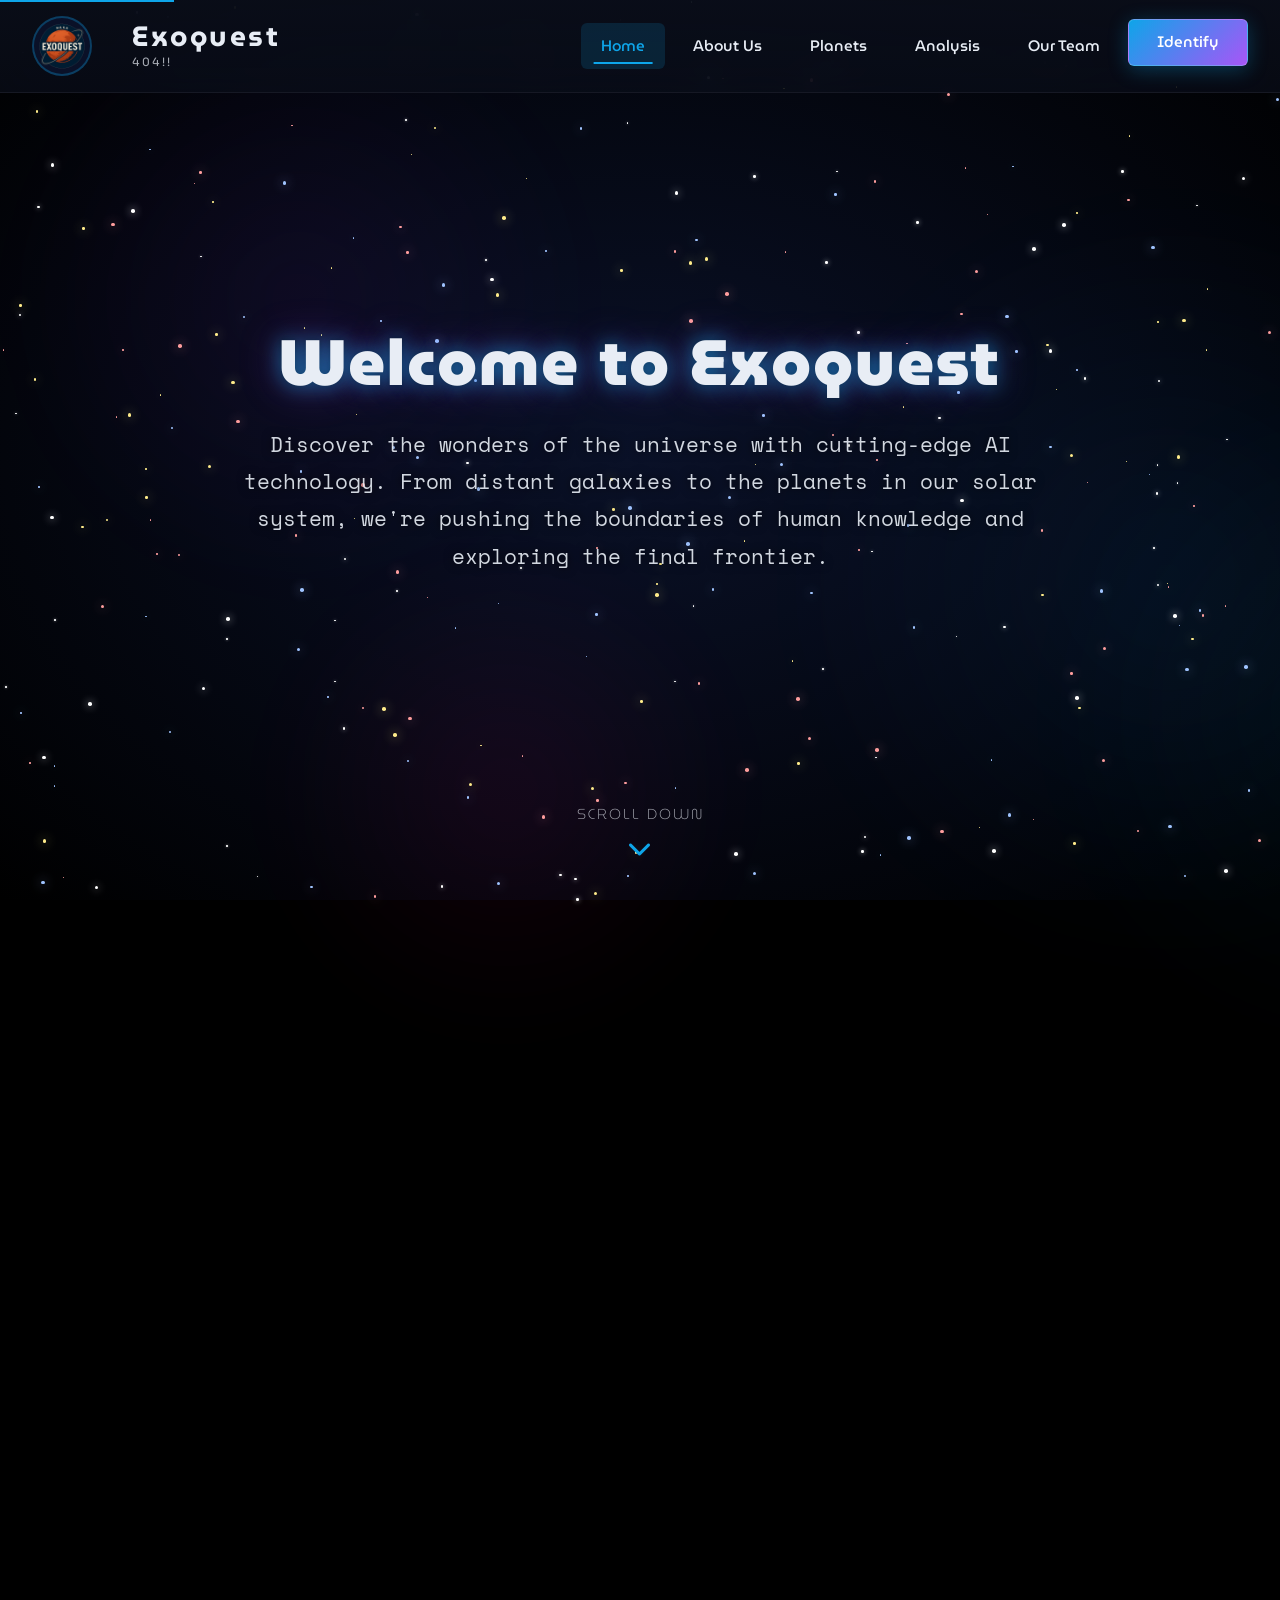
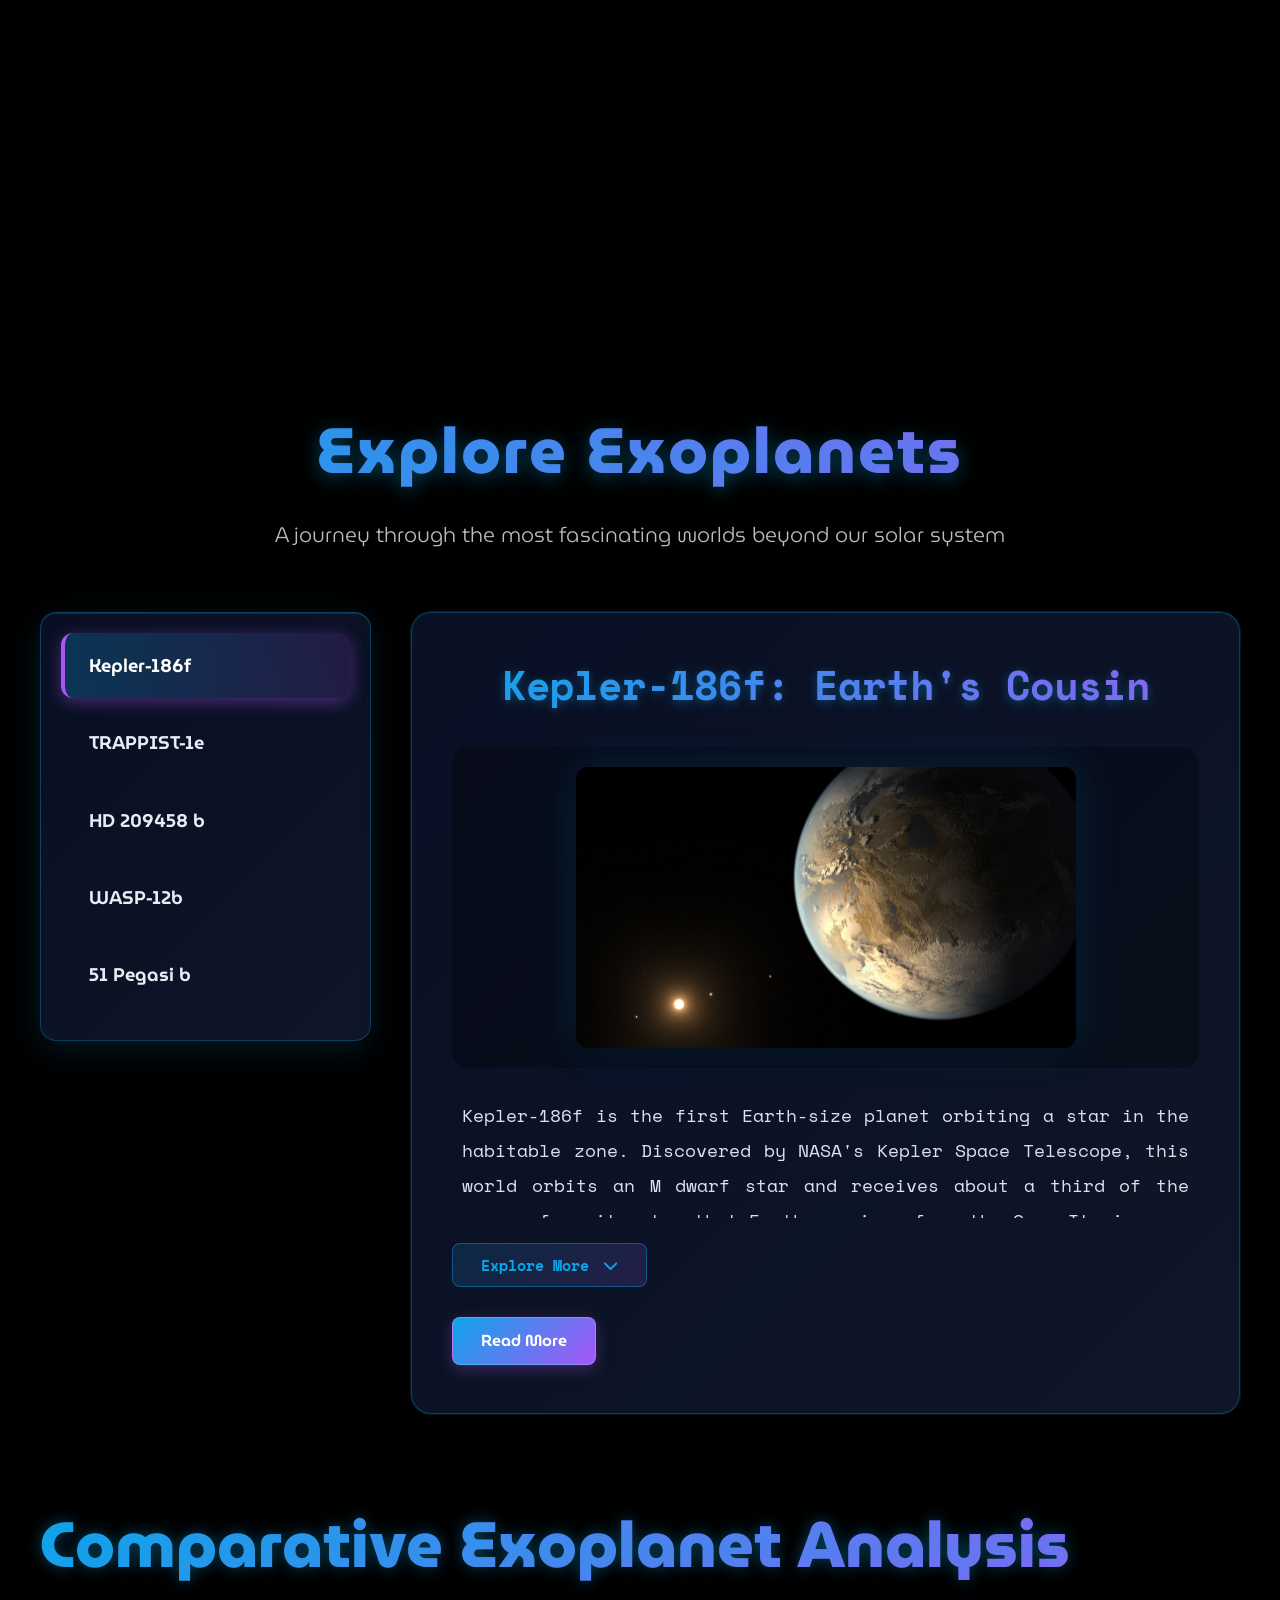
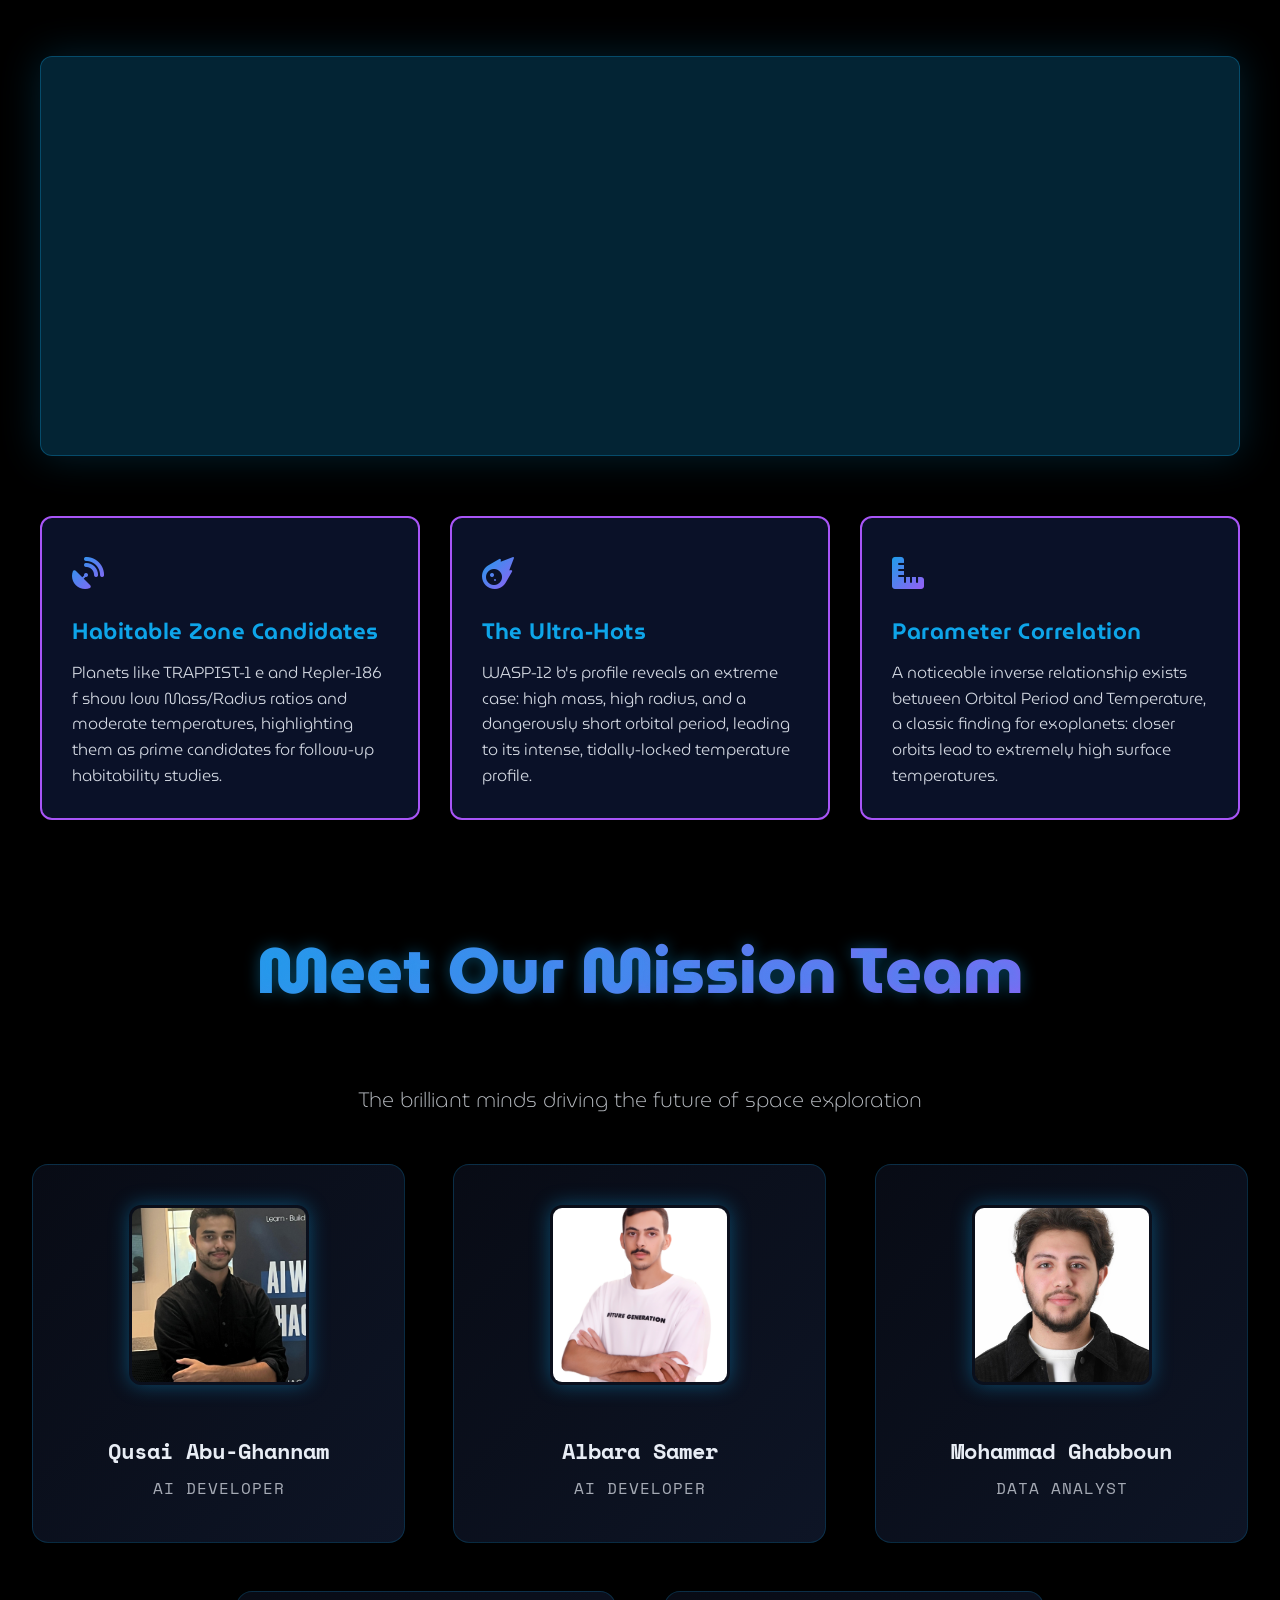
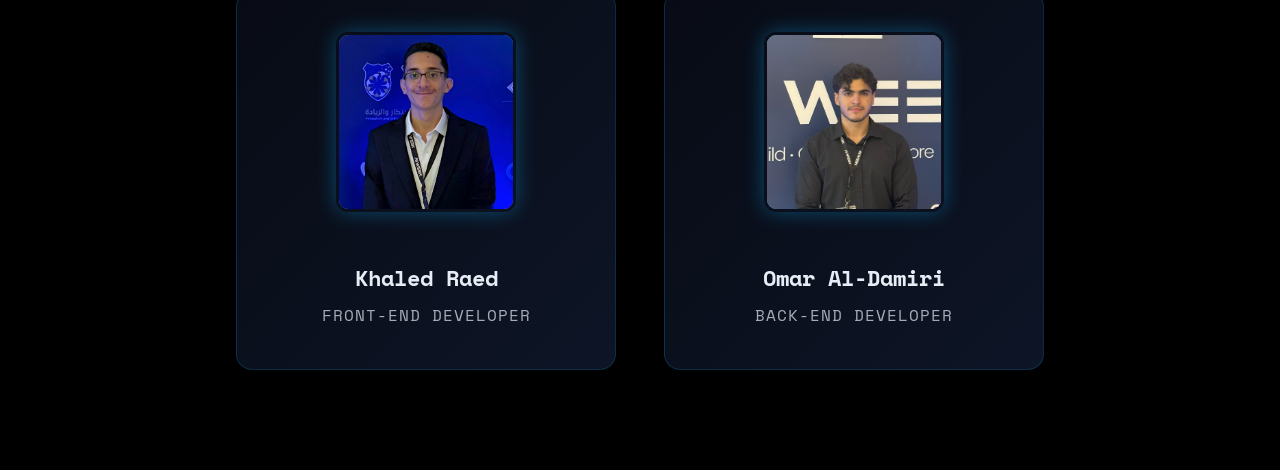
<file: index.html>
<!DOCTYPE html>
<html lang="en">

<head>
    <meta charset="UTF-8">
    <meta name="viewport" content="width=device-width, initial-scale=1.0">
    <meta name="description" content="Exoquest-404!! - Explore exoplanets and classify them using AI technology">
    <title>Exoquest-404!! - Explore the Universe</title>
    <link rel="icon" type="image/png" href="media/logo.png">

    <link rel="preconnect" href="https://fonts.googleapis.com">
    <link rel="preconnect" href="https://fonts.gstatic.com" crossorigin>
    <link
        href="https://fonts.googleapis.com/css2?family=MuseoModerno:ital,wght@0,100..900;1,100..900&family=Space+Mono:ital,wght@0,400;0,700;1,400;1,700&display=swap"
        rel="stylesheet">
    <link rel="stylesheet" href="https://cdnjs.cloudflare.com/ajax/libs/font-awesome/6.4.0/css/all.min.css">

    <link rel="stylesheet" href="Css/styles.css">
    <link rel="stylesheet" href="Css/header.css">
    <link rel="stylesheet" href="Css/home.css">
    <link rel="stylesheet" href="Css/about.css">
    <link rel="stylesheet" href="Css/planets.css">
    <link rel="stylesheet" href="Css/team.css">
    <link rel="stylesheet" href="Css/chart.css">
</head>

<body>
    <div class="loading-screen">
        <div class="loader"></div>
    </div>

    <div class="scroll-progress"></div>

    <a href="#main-content" class="skip-link">Skip to main content</a>

    <div class="stars-container" id="starsContainer">
        <div class="nebula"></div>
        <div class="nebula"></div>
        <div class="nebula"></div>
        <div class="nebula"></div>
    </div>

    <header id="mainHeader">
        <nav>
            <a href="#" class="logo" aria-label="Exoquest Home">
                <div class="logo-icon-container">
                    <img src="./media/logo.png" alt="Exoquest Logo Icon" class="logo-icon">
                </div>
                <svg class="logo-text-svg" viewBox="0 0 200 50" aria-hidden="true">
                    <text x="20" y="25" class="logo-title">Exoquest</text>
                    <text x="20" y="45" class="logo-subtitle">404!!</text>
                </svg>
            </a>

            <button class="menu-toggle" id="menuToggle" aria-label="Toggle navigation" aria-expanded="false">
                <span></span>
                <span></span>
                <span></span>
            </button>

            <ul class="nav-menu" id="navMenu">
                <li><a href="#home" class="active">Home</a></li>
                <li><a href="#about-us">About Us</a></li>
                <li><a href="#planets-section">Planets</a></li>
                <li><a href="#exploratory-analysis-section">Analysis</a></li>
                <li><a href="#team">Our Team</a></li>
                <li><a href="./html/Identify.html" class="cta-button">Identify</a></li>
            </ul>
        </nav>
    </header>



    <main id="main-content">
        <section id="home">
            <div class="demo-content">
                <h2>Welcome to Exoquest</h2>
                <p>
                    Discover the wonders of the universe with cutting-edge AI technology. From distant galaxies to the
                    planets in our solar system, we're pushing the boundaries of human knowledge and exploring the final
                    frontier.
                </p>
            </div>
            <div class="scroll-indicator">
                <span>Scroll Down</span>
                <i class="fas fa-chevron-down"></i>
            </div>
        </section>

        <section id="about-us">
            <div class="video-background" id="videoBackground">
                <video class="video-fullscreen desktop-video" autoplay loop muted playsinline preload="auto">
                    <source src="./media/mars.mp4" type="video/mp4">
                    Your browser does not support the video tag.
                </video>
                <video class="video-fullscreen mobile-video" autoplay loop muted playsinline preload="auto">
                    <source src="./media/mars.mp4" type="video/mp4">
                    Your browser does not support the video tag.
                </video>
            </div>

            <div class="content-overlay">
                <h2>About Us</h2>
                <p>
                    We are a team of Data Analysts, AI enthusiasts, and Web Developers from the University of Jordan,
                    brought together by our passion for discovery and technology. Our goal is to use machine learning
                    and AI to make sense of large astronomical datasets and solve the challenge of exoplanet
                    identification.
                </p>

                <div class="stats-container">
                    <div class="stat-card">
                        <div class="stat-number" data-target="9000">0</div>
                        <div class="stat-label">Exoplanets Analyzed</div>
                    </div>
                    <div class="stat-card">
                        <div class="stat-number" data-target="93.6">0</div>
                        <div class="stat-label">Accuracy Rate %</div>
                    </div>
                    <div class="stat-card">
                        <div class="stat-number" data-target="5">0</div>
                        <div class="stat-label">Team Members</div>
                    </div>
                </div>
            </div>
        </section>

        <section id="planets-section" class="planets-section">
            <h2 class="section-title">Explore Exoplanets</h2>
            <p class="section-subtitle">A journey through the most fascinating worlds beyond our solar system</p>

            <div class="planets-container">
                <div class="planet-list-column">
                    <ul id="planet-list">
                        <li class="planet-item active" data-planet="Kepler-186f">Kepler-186f</li>
                        <li class="planet-item" data-planet="TRAPPIST-1e">TRAPPIST-1e</li>
                        <li class="planet-item" data-planet="HD 209458 b">HD 209458 b</li>
                        <li class="planet-item" data-planet="WASP-12b">WASP-12b</li>
                        <li class="planet-item" data-planet="51 Pegasi b">51 Pegasi b</li>
                    </ul>
                </div>

                <div class="planet-details-column">
                    <div id="planet-details-card" class="planet-details-card">
                        <h3 id="planet-title">Select a Planet</h3>
                        <div class="planet-images">
                            <img id="image-primary" src="" alt="Primary image of selected planet" class="planet-image">
                        </div>
                        <p id="planet-description">Click on a planet name in the list to view its details, images, and a
                            short article.</p>
                        <a id="read-more-link" href="#" target="_blank" class="cta-button read-more-button"
                            style="display:none;">Read More</a>
                    </div>
                </div>
            </div>
        </section>

        <section id="exploratory-analysis-section" class="exploratory-analysis-section">
            <div class="container">
                <h2 class="section-title">Comparative Exoplanet Analysis</h2>
                <div class="visualization-area">
                    <canvas id="exoplanet-chart"></canvas>
                </div>

                <div class="analysis-grid">
                    <div class="analysis-card">
                        <div class="card-icon"><i class="fas fa-satellite-dish"></i></div>
                        <h4>Habitable Zone Candidates</h4>
                        <p>Planets like TRAPPIST-1 e and Kepler-186 f show low Mass/Radius ratios and moderate
                            temperatures, highlighting them as prime candidates for follow-up habitability studies.</p>
                    </div>
                    <div class="analysis-card">
                        <div class="card-icon"><i class="fas fa-meteor"></i></div>
                        <h4>The Ultra-Hots</h4>
                        <p>WASP-12 b's profile reveals an extreme case: high mass, high radius, and a dangerously short
                            orbital period, leading to its intense, tidally-locked temperature profile.</p>
                    </div>
                    <div class="analysis-card">
                        <div class="card-icon"><i class="fas fa-ruler-combined"></i></div>
                        <h4>Parameter Correlation</h4>
                        <p>A noticeable inverse relationship exists between Orbital Period and Temperature, a classic
                            finding for exoplanets: closer orbits lead to extremely high surface temperatures.</p>
                    </div>
                </div>
            </div>
        </section>

        <section id="team" class="team-section">
            <h2 class="section-title">Meet Our Mission Team</h2>
            <p class="section-subtitle">The brilliant minds driving the future of space exploration</p>
            <div class="team-grid">
                <div class="team-row">
                    <div class="team-member">
                        <img src="./media/Qusai Abu Ghannam.jpeg" alt="Qusai Abu-Ghannam" class="member-photo">
                        <h3>Qusai Abu-Ghannam</h3>
                        <p class="member-title">AI Developer</p>
                    </div>
                    <div class="team-member">
                        <img src="./media/ALBARA SAMER .JPG" alt="Albara Samer" class="member-photo">
                        <h3>Albara Samer</h3>
                        <p class="member-title">AI Developer</p>
                    </div>
                    <div class="team-member">
                        <img src="./media/Mohammad Ghabboun.jpg" alt="Mohammad Ghabboun" class="member-photo">
                        <h3>Mohammad Ghabboun</h3>
                        <p class="member-title">Data Analyst</p>
                    </div>
                </div>
                <div class="team-row-2">
                    <div class="team-member">
                        <img src="./media/khaled raed.jpg" alt="Khaled Raed" class="member-photo">
                        <h3>Khaled Raed</h3>
                        <p class="member-title">Front-End Developer</p>
                    </div>
                    <div class="team-member">
                        <img src="./media/Omar Aldamiri.jpg" alt="Omar Al-Damiri" class="member-photo">
                        <h3>Omar Al-Damiri</h3>
                        <p class="member-title">Back-End Developer</p>
                    </div>
                </div>
            </div>
        </section>
    </main>

    <script src="Js/main.js"></script>
    <script src="Js/header.js"></script>
    <script src="Js/about.js"></script>
    <script src="Js/planets.js"></script>
    <script src="Js/chart.js"></script>
</body>

</html>
</file>
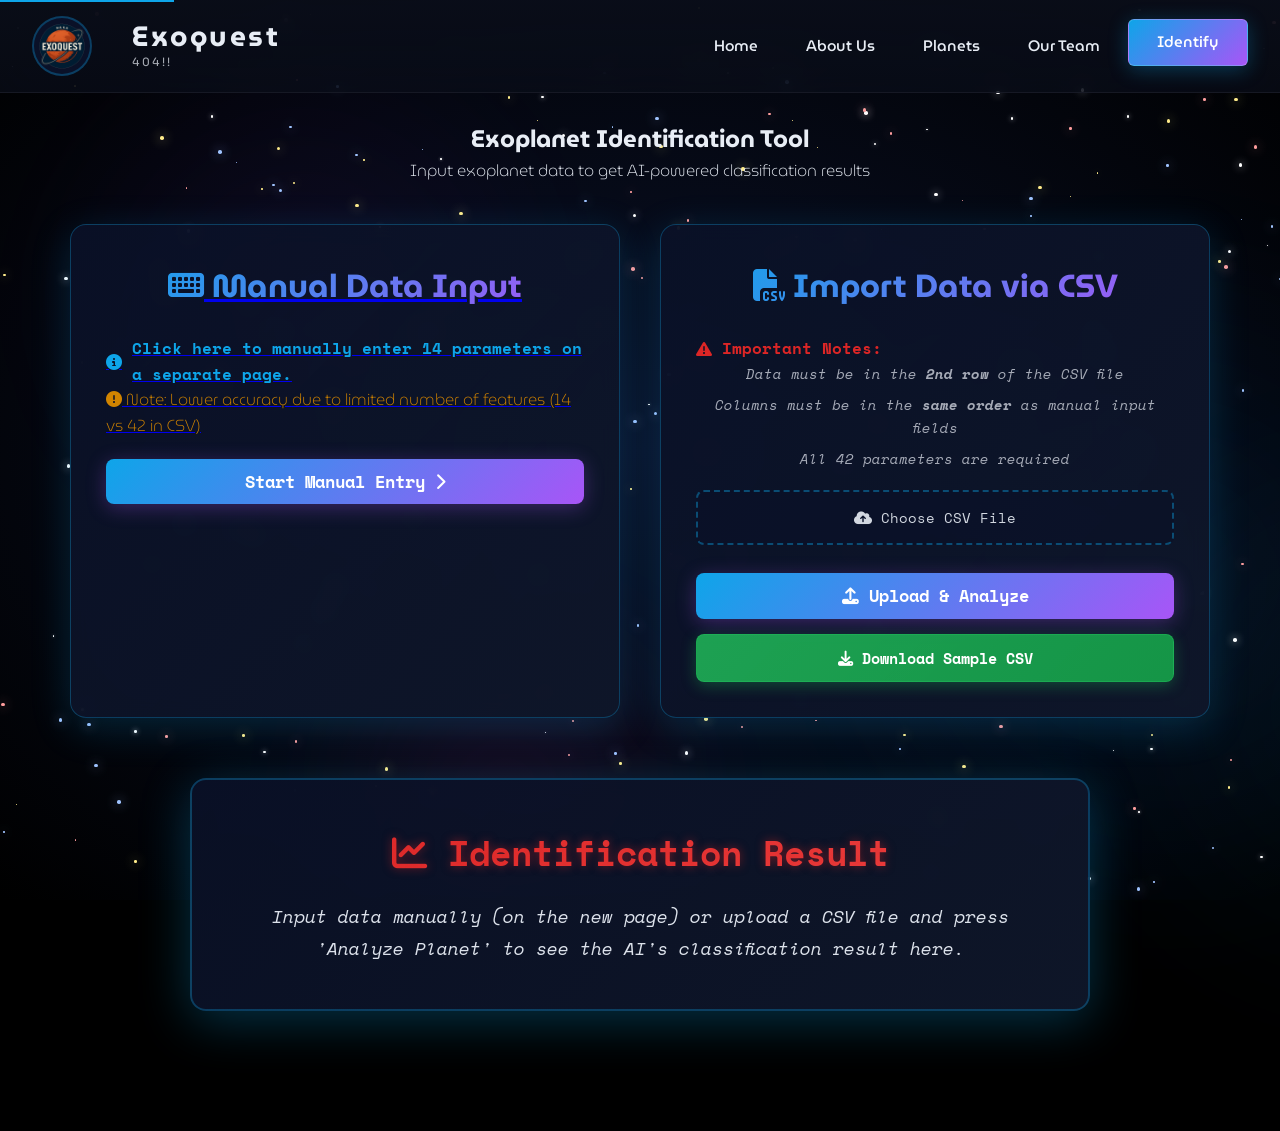
<file: html/Identify.html>
<!DOCTYPE html>
<html lang="en">

<head>
    <meta charset="UTF-8">
    <meta name="viewport" content="width=device-width, initial-scale=1.0">
    <meta name="description" content="Classify exoplanets using AI technology">
    <title>Exoquest-404!! - Identify Planet</title>
    <link rel="icon" type="image/png" href="../media/logo.png">


    <link rel="preconnect" href="https://fonts.googleapis.com">
    <link rel="preconnect" href="https://fonts.gstatic.com" crossorigin>
    <link
        href="https://fonts.googleapis.com/css2?family=MuseoModerno:ital,wght@0,100..900;1,100..900&family=Space+Mono:ital,wght@0,400;0,700;1,400;1,700&display=swap"
        rel="stylesheet">
    <link rel="stylesheet" href="https://cdnjs.cloudflare.com/ajax/libs/font-awesome/6.4.0/css/all.min.css">

    <link rel="stylesheet" href="../Css/styles.css">
    <link rel="stylesheet" href="../Css/header.css">
    <link rel="stylesheet" href="../Css/Identify.css">
</head>

<body>
    <div class="loading-screen">
        <div class="loader"></div>
    </div>

    <div class="scroll-progress"></div>

    <a href="#main-content" class="skip-link">Skip to main content</a>

    <div class="stars-container" id="starsContainer">
        <div class="nebula"></div>
        <div class="nebula"></div>
        <div class="nebula"></div>
        <div class="nebula"></div>
    </div>

    <header id="mainHeader">
        <nav>
            <a href="../index.html" class="logo" aria-label="Exoquest Home">
                <div class="logo-icon-container">
                    <img src="../media/logo.png" alt="Exoquest Logo Icon" class="logo-icon">
                </div>
                <svg class="logo-text-svg" viewBox="0 0 200 50" aria-hidden="true">
                    <text x="20" y="25" class="logo-title">Exoquest</text>
                    <text x="20" y="45" class="logo-subtitle">404!!</text>
                </svg>
            </a>

            <button class="menu-toggle" id="menuToggle" aria-label="Toggle navigation" aria-expanded="false">
                <span></span>
                <span></span>
                <span></span>
            </button>

            <ul class="nav-menu" id="navMenu">
                <li><a href="../index.html#home">Home</a></li>
                <li><a href="../index.html#about-us">About Us</a></li>
                <li><a href="../index.html#planets-section">Planets</a></li>
                <li><a href="../index.html#team">Our Team</a></li>
                <li><a href="identify.html" class="cta-button active">Identify</a></li>
            </ul>
        </nav>
    </header>

    <main id="main-content">
        <section id="identify" class="identify-section">
            <h2 class="section-title">Exoplanet Identification Tool</h2>
            <p class="section-subtitle">Input exoplanet data to get AI-powered classification results</p>

            <div class="identify-container">
                <a href="manual_input.html" class="identify-form-card manual-input-card card-link-style">
                    <h3><i class="fas fa-keyboard"></i> Manual Data Input</h3>
                    <p class="manual-notes">
                        <i class="fas fa-info-circle"></i> Click here to manually enter 14 parameters on a separate
                        page.
                    </p>
                    <p class=".accuracy-warning" style="color: #d18400 ;">
                        <i class="fas fa-exclamation-circle "></i> Note: Lower accuracy due to limited number of
                        features (14 vs 42 in CSV)
                    </p>
                    <button type="button" class="cta-button submit-button" style="width: 100%;">
                        Start Manual Entry <i class="fas fa-chevron-right ml-2"></i>
                    </button>
                </a>

                <div class="identify-form-card csv-input-card">
                    <h3><i class="fas fa-file-csv"></i> Import Data via CSV</h3>
                    <p class="csv-notes">
                        <i class="fas fa-exclamation-triangle"></i> Important Notes:
                    </p>
                    <ul class="csv-guidelines">
                        <li>Data must be in the <strong>2nd row</strong> of the CSV file</li>
                        <li>Columns must be in the <strong>same order</strong> as manual input fields</li>
                        <li>All 42 parameters are required</li>
                    </ul>
                    <form id="csvIdentifyForm" class="identify-form">
                        <div class="input-group file-upload-group">
                            <label for="csv-file" class="file-label">
                                <i class="fas fa-cloud-upload-alt"></i> Choose CSV File
                            </label>
                            <input type="file" id="csv-file" name="file" accept=".csv">
                        </div>
                        <button type="submit" class="cta-button submit-button">
                            <i class="fas fa-upload"></i> Upload & Analyze
                        </button>
                        <button type="button" class="download-sample-btn" id="downloadSampleBtn">
                            <i class="fas fa-download"></i> Download Sample CSV
                        </button>
                    </form>
                </div>
            </div>

            <div class="identification-output" id="identificationOutput">
                <h3 class="output-title">
                    <i class="fas fa-chart-line"></i> Identification Result
                </h3>
                <p id="result-text" class="initial-message">
                    Input data manually (on the new page) or upload a CSV file and press 'Analyze Planet' to see the
                    AI's classification result here.
                </p>
            </div>
        </section>
    </main>

    <script src="../Js/main.js"></script>
    <script src="../Js/header.js"></script>
    <script src="../Js/identify.js"></script>
</body>

</html>
</file>
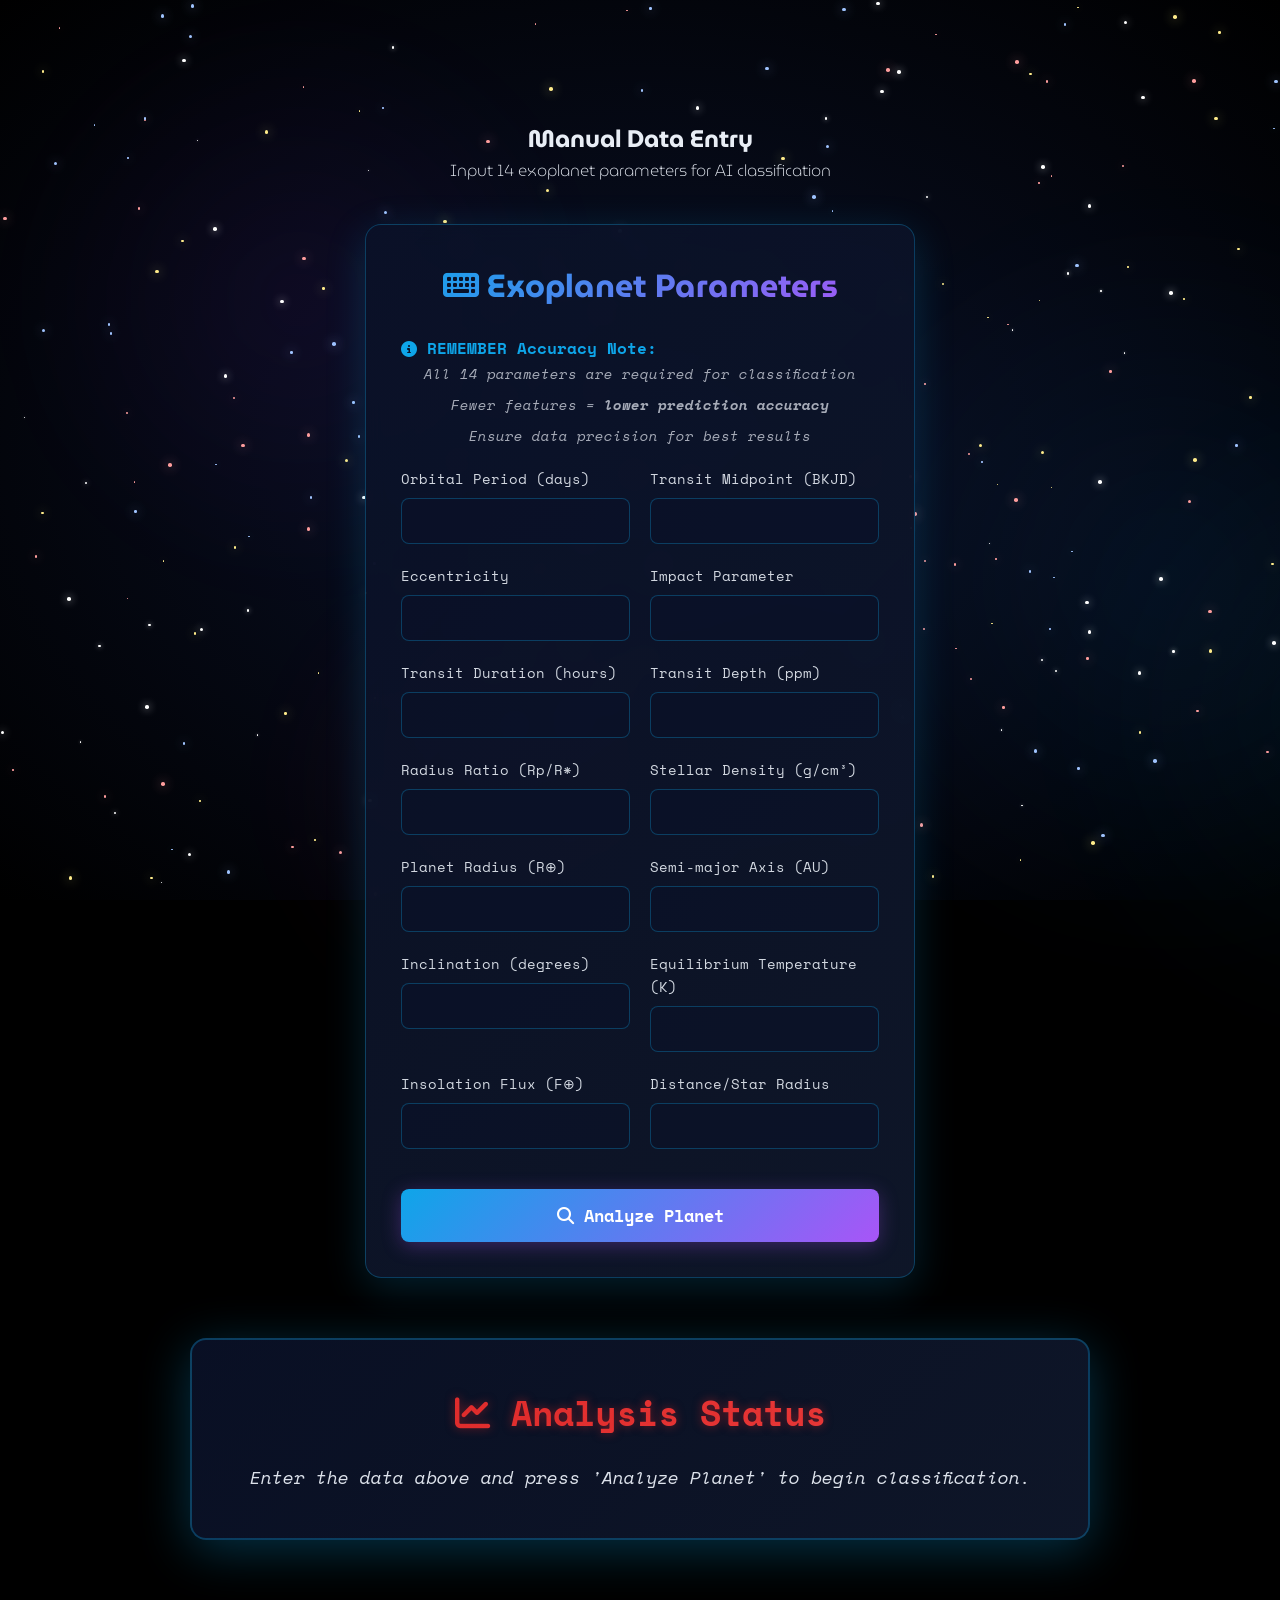
<file: html/manual_input.html>
<!DOCTYPE html>
<html lang="en">

<head>
    <meta charset="UTF-8">
    <meta name="viewport" content="width=device-width, initial-scale=1.0">
    <meta name="description" content="Classify exoplanets using AI technology">
    <title>Exoquest-404!! - Manual Data Input</title>
    <link rel="icon" type="image/png" href="../media/logo.png">

    <link rel="preconnect" href="https://fonts.googleapis.com">
    <link rel="preconnect" href="https://fonts.gstatic.com" crossorigin>
    <link
        href="https://fonts.googleapis.com/css2?family=MuseoModerno:ital,wght@0,100..900;1,100..900&family=Space+Mono:ital,wght@0,400;0,700;1,400;1,700&display=swap"
        rel="stylesheet">
    <link rel="stylesheet" href="https://cdnjs.cloudflare.com/ajax/libs/font-awesome/6.4.0/css/all.min.css">

    <link rel="stylesheet" href="../Css/styles.css">
    <link rel="stylesheet" href="../Css/Identify.css">
</head>

<body>
    <div class="stars-container" id="starsContainer">
        <div class="nebula"></div>
        <div class="nebula"></div>
        <div class="nebula"></div>
        <div class="nebula"></div>
    </div>

    <main id="main-content">
        <section id="manual-input" class="identify-section">
            <h2 class="section-title">Manual Data Entry</h2>
            <p class="section-subtitle">Input 14 exoplanet parameters for AI classification</p>

            <div class="identify-container single-card-container">
                <div class="identify-form-card manual-input-card large-manual-card">
                    <h3><i class="fas fa-keyboard"></i> Exoplanet Parameters</h3>
                    <p class="manual-notes">
                        <i class="fas fa-info-circle"></i>REMEMBER Accuracy Note:
                    </p>
                    <ul class="manual-guidelines">
                        <li>All 14 parameters are required for classification</li>
                        <li>Fewer features = <strong>lower prediction accuracy</strong></li>
                        <li>Ensure data precision for best results</li>
                    </ul>
                    <form id="manualIdentifyForm" class="identify-form">
                        <div class="input-grid">
                            <div class="input-group">
                                <label for="koi_period">Orbital Period (days)</label>
                                <input type="number" step="any" id="koi_period" name="koi_period" required>
                            </div>
                            <div class="input-group">
                                <label for="koi_time0bk">Transit Midpoint (BKJD)</label>
                                <input type="number" step="any" id="koi_time0bk" name="koi_time0bk" required>
                            </div>
                            <div class="input-group">
                                <label for="koi_eccen">Eccentricity</label>
                                <input type="number" step="any" id="koi_eccen" name="koi_eccen" required>
                            </div>
                            <div class="input-group">
                                <label for="koi_impact">Impact Parameter</label>
                                <input type="number" step="any" id="koi_impact" name="koi_impact" required>
                            </div>
                            <div class="input-group">
                                <label for="koi_duration">Transit Duration (hours)</label>
                                <input type="number" step="any" id="koi_duration" name="koi_duration" required>
                            </div>
                            <div class="input-group">
                                <label for="koi_depth">Transit Depth (ppm)</label>
                                <input type="number" step="any" id="koi_depth" name="koi_depth" required>
                            </div>
                            <div class="input-group">
                                <label for="koi_ror">Radius Ratio (Rp/R*)</label>
                                <input type="number" step="any" id="koi_ror" name="koi_ror" required>
                            </div>
                            <div class="input-group">
                                <label for="koi_srho">Stellar Density (g/cm³)</label>
                                <input type="number" step="any" id="koi_srho" name="koi_srho" required>
                            </div>
                            <div class="input-group">
                                <label for="koi_prad">Planet Radius (R⊕)</label>
                                <input type="number" step="any" id="koi_prad" name="koi_prad" required>
                            </div>
                            <div class="input-group">
                                <label for="koi_sma">Semi-major Axis (AU)</label>
                                <input type="number" step="any" id="koi_sma" name="koi_sma" required>
                            </div>
                            <div class="input-group">
                                <label for="koi_incl">Inclination (degrees)</label>
                                <input type="number" step="any" id="koi_incl" name="koi_incl" required>
                            </div>
                            <div class="input-group">
                                <label for="koi_teq">Equilibrium Temperature (K)</label>
                                <input type="number" step="any" id="koi_teq" name="koi_teq" required>
                            </div>
                            <div class="input-group">
                                <label for="koi_insol">Insolation Flux (F⊕)</label>
                                <input type="number" step="any" id="koi_insol" name="koi_insol" required>
                            </div>
                            <div class="input-group">
                                <label for="koi_dor">Distance/Star Radius</label>
                                <input type="number" step="any" id="koi_dor" name="koi_dor" required>
                            </div>
                        </div>
                        <button type="submit" class="cta-button submit-button">
                            <i class="fas fa-search"></i> Analyze Planet
                        </button>
                    </form>
                </div>
            </div>

            <div class="identification-output" id="identificationOutput">
                <h3 class="output-title">
                    <i class="fas fa-chart-line"></i> Analysis Status
                </h3>
                <p id="result-text" class="initial-message">
                    Enter the data above and press 'Analyze Planet' to begin classification.
                </p>
            </div>

        </section>
    </main>

    <script src="../Js/main.js"></script>
    <script src="../Js/manual_script.js"></script>
</body>

</html>
</file>
<file: Css/styles.css>
:root {
    --color-dark-space: #000000;
    --color-navy: #0a1128;
    --color-light-text: #e8edf5;
    --color-accent-blue: #0ea5e9;
    --color-accent-purple: #a855f7;
    --color-accent-red: #dc2626;
    --gradient-cta: linear-gradient(135deg, #0ea5e9 0%, #a855f7 100%);
    --gradient-header: linear-gradient(180deg, rgba(10, 14, 26, 0.9) 0%, rgba(10, 14, 26, 0.7) 100%);
    --shadow-primary: rgba(14, 165, 233, 0.25);
    --shadow-hover: rgba(14, 165, 233, 0.5);
    --transition-speed: 0.3s;
}

* {
    margin: 0;
    padding: 0;
    box-sizing: border-box;
}

html {
    scroll-behavior: smooth;
}

body {
    font-family: "MuseoModerno", sans-serif;
    font-optical-sizing: auto;
    font-weight: 200;
    font-style: normal;
    background: var(--color-dark-space);
    color: var(--color-light-text);
    overflow-x: hidden;
    line-height: 1.6;
}

.stars-container {
    position: fixed;
    top: 0;
    left: 0;
    width: 100%;
    height: 100%;
    pointer-events: none;
    z-index: 0;
    background: radial-gradient(ellipse at center, 
        rgba(10, 17, 40, 1) 0%, 
        rgba(0, 0, 0, 1) 100%);
    transition: opacity 1s ease;
}

.star {
    position: absolute;
    background: #ffffff;
    border-radius: 50%;
    animation: twinkle var(--duration) infinite ease-in-out;
}

.star.small {
    width: 1.5px;
    height: 1.5px;
    box-shadow: 0 0 3px rgba(255, 255, 255, 0.6);
}

.star.medium {
    width: 2.5px;
    height: 2.5px;
    box-shadow: 0 0 5px rgba(255, 255, 255, 0.8);
}

.star.large {
    width: 3.5px;
    height: 3.5px;
    box-shadow: 0 0 8px rgba(255, 255, 255, 1);
}

.star.blue {
    background: #a0c4ff;
    box-shadow: 0 0 12px #a0c4ff;
}

.star.yellow {
    background: #ffec8b;
    box-shadow: 0 0 12px #ffec8b;
}

.star.red {
    background: #ff9e9e;
    box-shadow: 0 0 12px #ff9e9e;
}

@keyframes twinkle {
    0%, 100% {
        opacity: 0.3;
        transform: scale(1);
    }
    50% {
        opacity: 1;
        transform: scale(1.3);
    }
}

.meteor {
    position: absolute;
    height: 2px;
    background: linear-gradient(90deg, #ffffff, rgba(255, 255, 255, 0.8), transparent);
    border-radius: 50%;
    filter: drop-shadow(0 0 8px rgba(255, 255, 255, 1));
    animation: meteor-fall var(--duration) linear forwards;
    opacity: 0;
    z-index: 1;
}

@keyframes meteor-fall {
    0% {
        transform: translateX(0) translateY(0) rotate(-45deg);
        opacity: 0;
    }
    10% {
        opacity: 1;
    }
    100% {
        transform: translateX(-800px) translateY(800px) rotate(-45deg);
        opacity: 0;
    }
}

.nebula {
    position: absolute;
    width: 600px;
    height: 600px;
    border-radius: 50%;
    background: radial-gradient(circle, rgba(138, 43, 226, 0.15) 0%, rgba(138, 43, 226, 0.08) 30%, transparent 70%);
    filter: blur(40px);
    animation: float 60s infinite ease-in-out;
    opacity: 0.5;
}

.nebula:nth-child(2) {
    background: radial-gradient(circle, rgba(30, 144, 255, 0.15) 0%, rgba(30, 144, 255, 0.08) 30%, transparent 70%);
    width: 800px;
    height: 800px;
    animation-duration: 80s;
    animation-delay: -20s;
    top: 20%;
    left: 60%;
}

.nebula:nth-child(3) {
    background: radial-gradient(circle, rgba(255, 20, 147, 0.15) 0%, rgba(255, 20, 147, 0.08) 30%, transparent 70%);
    width: 500px;
    height: 500px;
    animation-duration: 70s;
    animation-delay: -40s;
    top: 60%;
    left: 20%;
}

.nebula:nth-child(4) {
    background: radial-gradient(circle, rgba(14, 165, 233, 0.12) 0%, rgba(14, 165, 233, 0.06) 30%, transparent 70%);
    width: 700px;
    height: 700px;
    animation-duration: 90s;
    animation-delay: -60s;
    top: 40%;
    left: 80%;
}

@keyframes float {
    0%, 100% {
        transform: translate(0, 0) scale(1);
    }
    33% {
        transform: translate(30px, -30px) scale(1.1);
    }
    66% {
        transform: translate(-20px, 20px) scale(0.9);
    }
}

.skip-link {
    position: absolute;
    top: -40px;
    left: 0;
    background: var(--color-accent-blue);
    color: white;
    padding: 8px;
    z-index: 10000;
    transition: top 0.3s ease;
}

.skip-link:focus {
    top: 0;
}

.scroll-progress {
    position: fixed;
    top: 0;
    left: 0;
    width: 0%;
    height: 3px;
    background: linear-gradient(90deg, #0ea5e9, #a855f7);
    z-index: 10001;
    transition: width 0.1s ease;
}

.loading-screen {
    position: fixed;
    top: 0;
    left: 0;
    width: 100%;
    height: 100%;
    background: #000;
    display: flex;
    align-items: center;
    justify-content: center;
    z-index: 10002;
    transition: opacity 0.5s ease, visibility 0.5s ease;
}

.loading-screen.hidden {
    opacity: 0;
    visibility: hidden;
}

.loader {
    width: 60px;
    height: 60px;
    border: 4px solid rgba(14, 165, 233, 0.2);
    border-top-color: #0ea5e9;
    border-radius: 50%;
    animation: spin 1s linear infinite;
}

@keyframes spin {
    to { transform: rotate(360deg); }
}
</file>
<file: Css/header.css>
header {
    position: fixed;
    top: 0;
    left: 0;
    right: 0;
    z-index: 1000;
    background: var(--gradient-header);
    backdrop-filter: blur(15px);
    border-bottom: 1px solid rgba(255, 255, 255, 0.05);
    transition: all 0.4s cubic-bezier(0.4, 0, 0.2, 1);
    animation: slideDown 0.5s ease-out;
}

@keyframes slideDown {
    from {
        transform: translateY(-100%);
        opacity: 0;
    }

    to {
        transform: translateY(0);
        opacity: 1;
    }
}

header.scrolled {
    background: rgba(5, 7, 20, 0.98);
    backdrop-filter: blur(24px);
    border-bottom: 1px solid rgba(14, 165, 233, 0.2);
    box-shadow: 0 8px 32px rgba(0, 0, 0, 0.4);
}

nav {
    max-width: 1400px;
    margin: 0 auto;
    padding: 1rem 2rem;
    display: flex;
    justify-content: space-between;
    align-items: center;
}

.logo {
    display: flex;
    align-items: center;
    gap: 1.25rem;
    text-decoration: none;
    transition: transform 0.3s ease;
    animation: fadeIn 0.6s ease-out 0.2s both;
    z-index: 1002;
}

@keyframes fadeIn {
    from {
        opacity: 0;
        transform: translateX(-20px);
    }

    to {
        opacity: 1;
        transform: translateX(0);
    }
}

.logo:hover {
    transform: scale(1.05);
}

.logo-icon-container {
    width: 60px;
    height: 60px;
    border-radius: 50%;
    border: 2px solid rgba(14, 165, 233, 0.3);
    background: var(--color-navy);
    display: flex;
    align-items: center;
    justify-content: center;
    transition: all 0.3s ease;
    overflow: hidden;
    position: relative;
}

.logo:hover .logo-icon-container {
    border-color: var(--color-accent-blue);
    box-shadow: 0 0 20px rgba(14, 165, 233, 0.4);
    transform: rotate(360deg) scale(1.1);
}

.logo-icon-container img {
    width: 100%;
    height: 100%;
    object-fit: cover;
    border-radius: 50%;
}

.logo-text-svg {
    height: 50px;
    width: auto;
    overflow: visible;
}

.logo-title {
    fill: var(--color-light-text);
    font-size: 28px;
    font-weight: 700;
    letter-spacing: 2.5px;
    font-family: "MuseoModerno", sans-serif;
    transition: fill 0.3s ease;
}

.logo:hover .logo-title {
    fill: var(--color-accent-blue);
}

.logo-subtitle {
    fill: rgba(232, 237, 245, 0.7);
    font-size: 12px;
    font-weight: 400;
    letter-spacing: 2px;
    text-transform: uppercase;
    font-family: "MuseoModerno", sans-serif;
}

.nav-menu {
    display: flex;
    gap: 0.5rem;
    list-style: none;
    align-items: center;
}

.nav-menu li {
    animation: fadeInUp 0.5s ease-out both;
}

.nav-menu li:nth-child(1) {
    animation-delay: 0.4s;
}

.nav-menu li:nth-child(2) {
    animation-delay: 0.5s;
}

.nav-menu li:nth-child(3) {
    animation-delay: 0.6s;
}

.nav-menu li:nth-child(4) {
    animation-delay: 0.7s;
}

.nav-menu li:nth-child(5) {
    animation-delay: 0.8s;
}

@keyframes fadeInUp {
    from {
        opacity: 0;
        transform: translateY(20px);
    }

    to {
        opacity: 1;
        transform: translateY(0);
    }
}

.nav-menu li a {
    color: var(--color-light-text);
    text-decoration: none;
    font-size: 0.95rem;
    font-weight: 500;
    padding: 0.65rem 1.25rem;
    border-radius: 6px;
    transition: all 0.3s ease;
    position: relative;
    display: inline-block;
}

.nav-menu li a::before {
    content: '';
    position: absolute;
    bottom: 5px;
    left: 50%;
    width: 0;
    height: 2px;
    background: var(--color-accent-blue);
    transform: translateX(-50%);
    transition: width 0.3s ease;
}

.nav-menu li a:hover {
    color: var(--color-accent-blue);
    background: rgba(14, 165, 233, 0.1);
    transform: translateY(-2px);
}

.nav-menu li a:hover::before {
    width: 70%;
}

.nav-menu li a.active {
    color: var(--color-accent-blue);
    background: rgba(14, 165, 233, 0.15);
}

.nav-menu li a.active::before {
    width: 70%;
}

.cta-button {
    background: var(--gradient-cta) !important;
    color: white !important;
    padding: 0.65rem 1.75rem !important;
    border-radius: 6px;
    font-weight: 600;
    box-shadow: 0 4px 20px rgba(14, 165, 233, 0.3);
    transition: all 0.3s ease;
    position: relative;
    overflow: hidden;
    border: 1px solid rgba(255, 255, 255, 0.2);
}

.cta-button::before {
    content: '';
    position: absolute;
    top: 0;
    left: -100%;
    width: 100%;
    height: 100%;
    background: linear-gradient(90deg, transparent, rgba(255, 255, 255, 0.3), transparent);
    transition: left 0.5s ease;
}

.cta-button:hover::before {
    left: 100%;
}

.cta-button:hover {
    transform: translateY(-3px) scale(1.05) !important;
    box-shadow: 0 8px 30px rgba(168, 85, 247, 0.5) !important;
}

.menu-toggle {
    display: none;
    flex-direction: column;
    gap: 6px;
    background: none;
    border: none;
    cursor: pointer;
    padding: 8px;
    z-index: 1002;
    position: relative;
}

.menu-toggle span {
    width: 28px;
    height: 2.5px;
    background: var(--color-light-text);
    border-radius: 2px;
    transition: all 0.3s ease;
}

.menu-toggle:hover span,
.menu-toggle.active span {
    background: var(--color-accent-blue);
}

.menu-toggle.active span:nth-child(1) {
    transform: translateY(8.5px) rotate(45deg);
}

.menu-toggle.active span:nth-child(2) {
    opacity: 0;
}

.menu-toggle.active span:nth-child(3) {
    transform: translateY(-8.5px) rotate(-45deg);
}

@media (max-width: 768px) {
    nav {
        padding: 1rem 1.5rem;
    }

    .menu-toggle {
        display: flex;
        align-items: center;
        justify-content: center;
    }

    .nav-menu {
        position: fixed;
        top: 0;
        left: 0;
        right: 0;
        height: 100vh;
        flex-direction: column;
        background: rgba(0, 0, 0, 0.98);
        backdrop-filter: blur(20px);
        padding: 0;
        gap: 0.5rem;
        justify-content: center;
        align-items: center;
        transform: translateX(100%);
        opacity: 0;
        visibility: hidden;
        pointer-events: none;
        transition: transform 0.4s cubic-bezier(0.645, 0.045, 0.355, 1),
            opacity 0.4s ease,
            visibility 0.4s;
        z-index: 1001;
    }

    .nav-menu.active {
        transform: translateX(0);
        opacity: 1;
        visibility: visible;
        pointer-events: auto;
    }

    .nav-menu li {
        width: auto;
        text-align: center;
        opacity: 0;
        transform: translateY(20px);
        animation: none;
    }

    .nav-menu.active li {
        opacity: 1;
        transform: translateY(0);
        animation: slideInMenu 0.4s ease-out forwards;
    }

    .nav-menu.active li:nth-child(1) {
        animation-delay: 0.1s;
    }

    .nav-menu.active li:nth-child(2) {
        animation-delay: 0.2s;
    }

    .nav-menu.active li:nth-child(3) {
        animation-delay: 0.3s;
    }

    .nav-menu.active li:nth-child(4) {
        animation-delay: 0.4s;
    }

    .nav-menu.active li:nth-child(5) {
        animation-delay: 0.5s;
    }

    @keyframes slideInMenu {
        from {
            opacity: 0;
            transform: translateY(20px);
        }

        to {
            opacity: 1;
            transform: translateY(0);
        }
    }

    .nav-menu li a {
        display: block;
        text-align: center;
        padding: 1.5rem 3rem;
        font-size: 1.5rem;
        border-bottom: none;
    }

    .nav-menu li a::before {
        display: none;
    }

    .cta-button {
        margin-top: 1rem;
        border: 2px solid var(--color-accent-blue) !important;
        transform: none !important;
    }

    .cta-button:hover {
        transform: scale(1.05) !important;
    }

    .logo-icon-container {
        width: 50px;
        height: 50px;
    }

    .logo-text-svg {
        height: 35px;
    }
}

@media (max-width: 480px) {
    nav {
        padding: 0.75rem 1rem;
    }

    .logo-icon-container {
        width: 45px;
        height: 45px;
    }

    .logo-text-svg {
        height: 30px;
    }

    .nav-menu li a {
        font-size: 1.25rem;
        padding: 1.25rem 2rem;
    }
}
</file>
<file: Css/home.css>
#home {
    position: relative;
    height: 100vh;
    overflow: hidden;
    display: flex;
    align-items: center;
    justify-content: center;
    text-align: center;
}

#home .video-background {
    position: fixed;
    top: 0;
    left: 0;
    background-color: #000000;
    width: 100vw;
    height: 100vh;
    overflow: hidden;
    z-index: -1;
}

#home .video-fullscreen {
    position: absolute;
    top: 0;
    left: 0;
    width: 100vw;
    height: 100vh;
    object-fit: cover;
    filter: brightness(30%) blur(3px);
    transition: transform 6s ease;
    will-change: transform;
}

#home .demo-content {
    position: relative;
    z-index: 10;
    padding: 2rem;
    max-width: 900px;
    margin: 0 auto;
    animation: fadeInScale 1s ease-out;
}

@keyframes fadeInScale {
    from {
        opacity: 0;
        transform: scale(0.95) translateY(20px);
    }
    to {
        opacity: 1;
        transform: scale(1) translateY(0);
    }
}

#home .demo-content h2 {
    font-size: 4rem;
    font-weight: 900;
    color: var(--color-light-text);
    margin-bottom: 1.5rem;
    text-shadow: 0 0 20px rgba(14, 165, 233, 0.6), 
                 0 0 40px rgba(168, 85, 247, 0.4),
                 0 0 5px rgba(0, 0, 0, 0.8);
    letter-spacing: 2px;
    line-height: 1.2;
}

#home .demo-content p {
    font-family: "Space Mono", monospace;
    font-weight: 400;
    font-style: normal;
    font-size: 1.3rem;
    text-align: center;
    color: rgba(232, 237, 245, 0.9);
    line-height: 1.8;
    margin-top: 1rem;
    text-shadow: 0 0 10px rgba(0, 0, 0, 0.8);
}

.scroll-indicator {
    position: absolute;
    bottom: 40px;
    left: 50%;
    transform: translateX(-50%);
    display: flex;
    flex-direction: column;
    align-items: center;
    gap: 10px;
    animation: bounce 2s infinite;
    cursor: pointer;
    z-index: 10;
}

.scroll-indicator span {
    font-size: 0.9rem;
    color: rgba(232, 237, 245, 0.7);
    letter-spacing: 2px;
    text-transform: uppercase;
}

.scroll-indicator i {
    font-size: 1.5rem;
    color: var(--color-accent-blue);
}

@keyframes bounce {
    0%, 20%, 50%, 80%, 100% {
        transform: translateX(-50%) translateY(0);
    }
    40% {
        transform: translateX(-50%) translateY(-10px);
    }
    60% {
        transform: translateX(-50%) translateY(-5px);
    }
}

.mission-banner {
    position: fixed;
    top: 80px;
    right: 20px;
    background: linear-gradient(135deg, rgba(14, 165, 233, 0.9), rgba(168, 85, 247, 0.9));
    color: white;
    padding: 0.75rem 1.5rem;
    border-radius: 50px;
    font-size: 0.85rem;
    font-weight: 600;
    box-shadow: 0 4px 20px rgba(14, 165, 233, 0.3);
    z-index: 999;
    animation: slideInRight 0.8s ease-out 1s both;
    display: flex;
    align-items: center;
    gap: 10px;
}

.mission-banner i {
    animation: pulse 2s ease-in-out infinite;
}

@keyframes slideInRight {
    from {
        transform: translateX(300px);
        opacity: 0;
    }
    to {
        transform: translateX(0);
        opacity: 1;
    }
}

@keyframes pulse {
    0%, 100% {
        transform: scale(1);
    }
    50% {
        transform: scale(1.2);
    }
}

@media (max-width: 768px) {
    #home {
        min-height: 100vh;
        padding: 80px 0 40px;
    }

    #home .demo-content {
        padding: 2rem 1.5rem;
        margin: 0;
        max-width: 100%;
    }

    #home .demo-content h2 {
        font-size: 2.5rem;
        margin-bottom: 1.5rem;
        line-height: 1.2;
    }

    #home .demo-content p {
        font-size: 1.1rem;
        line-height: 1.6;
        text-align: center;
    }

    .mission-banner {
        font-size: 0.75rem;
        padding: 0.5rem 1rem;
        top: 70px;
        right: 10px;
    }

    .scroll-indicator {
        bottom: 20px;
    }
}

@media (max-width: 480px) {
    #home .demo-content h2 {
        font-size: 2rem;
    }

    #home .demo-content p {
        font-size: 1rem;
    }
}
</file>
<file: Css/about.css>
#about-us {
    position: relative;
    overflow: hidden;
    display: flex;
    align-items: center;
    justify-content: center;
    min-height: 100vh;
    padding: 120px 20px 80px;
    margin-bottom: 0;
}

#about-us .video-background {
    position: absolute;
    top: 0;
    left: 0;
    width: 100%;
    height: 100%;
    overflow: hidden;
    z-index: 1;
    background-color: #000000;
    opacity: 0;
    transition: opacity 1.5s ease-in-out;
    pointer-events: none;
}

#about-us .video-background.visible {
    opacity: 1;
}

#about-us .video-fullscreen {
    position: absolute;
    top: 0;
    left: 0;
    width: 100%;
    height: 100%;
    object-fit: cover;
    filter: brightness(60%) blur(2px);
    transition: transform 6s ease;
}

#about-us .mobile-video {
    display: none;
}

#about-us .content-overlay {
    position: relative;
    z-index: 10;
    text-align: center;
    padding: 3rem;
    max-width: 1200px;
    margin: 0 auto;
    transform: translateY(20px);
    opacity: 0;
    transition: all 0.8s ease;
}

#about-us.visible .content-overlay {
    transform: translateY(0);
    opacity: 1;
}

#about-us h2 {
    font-size: 4rem;
    font-weight: 800;
    color: var(--color-light-text);
    margin-bottom: 2rem;
    text-shadow: 0 4px 20px rgba(168, 85, 247, 0.5),
        0 0 40px rgba(14, 165, 233, 0.3);
    letter-spacing: 2px;
    background: linear-gradient(135deg, #0ea5e9, #a855f7);
    -webkit-background-clip: text;
    -webkit-text-fill-color: transparent;
    background-clip: text;
}

#about-us p {
    font-family: "Space Mono", monospace;
    font-weight: 400;
    font-style: normal;
    font-size: 1.3rem;
    text-align: center;
    color: rgba(232, 237, 245, 0.95);
    line-height: 2;
    max-width: 900px;
    margin: 0 auto;
    text-shadow: 0 0 10px rgba(0, 0, 0, 0.8), 0 2px 10px rgba(0, 0, 0, 0.5);
}

.stats-container {
    display: grid;
    grid-template-columns: repeat(auto-fit, minmax(200px, 1fr));
    gap: 30px;
    max-width: 1000px;
    margin: 50px auto 0;
    padding: 0 20px;
}

.stat-card {
    background: rgba(10, 17, 40, 0.7);
    border: 1px solid rgba(14, 165, 233, 0.3);
    border-radius: 16px;
    padding: 30px 20px;
    text-align: center;
    backdrop-filter: blur(10px);
    transition: all 0.3s ease;
    animation: fadeInUp 0.8s ease-out both;
}

.stat-card:hover {
    transform: translateY(-10px);
    box-shadow: 0 10px 30px rgba(14, 165, 233, 0.4);
    border-color: var(--color-accent-blue);
}

.stat-number {
    font-size: 3rem;
    font-weight: 800;
    background: linear-gradient(135deg, #0ea5e9, #a855f7);
    -webkit-background-clip: text;
    -webkit-text-fill-color: transparent;
    background-clip: text;
    margin-bottom: 10px;
}

.stat-label {
    font-size: 0.95rem;
    color: rgba(232, 237, 245, 0.8);
    text-transform: uppercase;
    letter-spacing: 1px;
}

@media (max-width: 768px) {
    #about-us {
        min-height: 100vh;
        padding: 80px 0 40px;
    }

    #about-us .content-overlay {
        padding: 2rem 1.5rem;
    }

    #about-us h2 {
        font-size: 2.5rem;
        margin-bottom: 1.5rem;
        line-height: 1.2;
    }

    #about-us p {
        font-size: 1.1rem;
        line-height: 1.8;
    }

    #about-us .desktop-video {
        display: none;
    }

    #about-us .mobile-video {
        display: block;
    }

    .stats-container {
        grid-template-columns: 1fr;
        gap: 20px;
        margin-top: 30px;
    }

    .stat-number {
        font-size: 2.5rem;
    }
}

@media (max-width: 480px) {
    #about-us h2 {
        font-size: 2rem;
    }

    #about-us p {
        font-size: 1rem;
    }

    .stat-number {
        font-size: 2rem;
    }
}
</file>
<file: Css/planets.css>
.planets-section {
    padding: 120px 20px 80px;
    min-height: 100vh;
    text-align: center;
    position: relative;
    z-index: 10;
    background: transparent;
    margin-top: 80px;
    transition: all 0.6s ease-in-out;
}

.planets-section .section-title {
    font-size: 4rem;
    font-weight: 800;
    color: var(--color-light-text);
    margin-bottom: 1rem;
    text-shadow: 0 4px 20px rgba(14, 165, 233, 0.4);
    letter-spacing: 2px;
    background: linear-gradient(135deg, #0ea5e9, #a855f7);
    -webkit-background-clip: text;
    -webkit-text-fill-color: transparent;
    background-clip: text;
}

.planets-section .section-subtitle {
    font-size: 1.3rem;
    color: rgba(232, 237, 245, 0.8);
    margin-bottom: 60px;
    font-weight: 300;
}

.planets-container {
    display: flex;
    gap: 40px;
    max-width: 1400px;
    margin: 0 auto;
    text-align: left;
    padding: 0 20px;
}

.planet-list-column {
    flex: 1;
    min-width: 280px;
    max-width: 350px;
}

#planet-list {
    list-style: none;
    padding: 0;
    margin: 0;
    background: linear-gradient(135deg,
            rgba(10, 17, 40, 0.85) 0%,
            rgba(15, 23, 42, 0.95) 100%);
    border-radius: 16px;
    padding: 20px;
    border: 1px solid rgba(14, 165, 233, 0.3);
    box-shadow: 0 8px 32px rgba(14, 165, 233, 0.15),
        inset 0 1px 0 rgba(255, 255, 255, 0.1);
    backdrop-filter: blur(10px);
    position: sticky;
    top: 100px;
    max-height: calc(100vh - 140px);
    overflow-y: auto;
}

#planet-list::-webkit-scrollbar {
    width: 6px;
}

#planet-list::-webkit-scrollbar-track {
    background: rgba(0, 0, 0, 0.2);
    border-radius: 10px;
}

#planet-list::-webkit-scrollbar-thumb {
    background: var(--color-accent-blue);
    border-radius: 10px;
}

.planet-item {
    padding: 18px 24px;
    margin-bottom: 12px;
    cursor: pointer;
    font-size: 1.15em;
    font-weight: 600;
    border-radius: 12px;
    transition: all 0.3s cubic-bezier(0.4, 0, 0.2, 1);
    border-left: 4px solid transparent;
    color: var(--color-light-text);
    position: relative;
    overflow: hidden;
}

.planet-item::before {
    content: '';
    position: absolute;
    top: 0;
    left: 0;
    width: 0;
    height: 100%;
    background: linear-gradient(90deg,
            rgba(14, 165, 233, 0.15) 0%,
            rgba(168, 85, 247, 0.1) 100%);
    transition: width 0.3s ease;
    z-index: -1;
}

.planet-item:hover::before {
    width: 100%;
}

.planet-item:hover {
    background-color: rgba(14, 165, 233, 0.1);
    transform: translateX(8px) scale(1.02);
    color: var(--color-accent-blue);
    border-left-color: var(--color-accent-blue);
    box-shadow: 0 4px 12px rgba(14, 165, 233, 0.3);
}

.planet-item.active {
    background: linear-gradient(90deg,
            rgba(14, 165, 233, 0.25) 0%,
            rgba(168, 85, 247, 0.15) 100%);
    border-left-color: var(--color-accent-purple);
    color: white;
    box-shadow: 0 4px 16px rgba(168, 85, 247, 0.4);
}

.planet-details-column {
    flex: 2.5;
}

.planet-details-card {
    background: linear-gradient(135deg,
            rgba(10, 17, 40, 0.9) 0%,
            rgba(15, 23, 42, 0.95) 100%);
    border-radius: 20px;
    padding: 40px;
    box-shadow: 0 10px 40px rgba(0, 0, 0, 0.5),
        0 0 0 1px rgba(14, 165, 233, 0.2);
    border: 1px solid rgba(14, 165, 233, 0.3);
    transition: opacity 0.4s ease-in-out, transform 0.4s ease-in-out;
    backdrop-filter: blur(10px);
}

.planet-details-card h3 {
    color: var(--color-accent-blue);
    margin-bottom: 30px;
    font-size: 2.5em;
    text-align: center;
    text-shadow: 0 2px 10px rgba(14, 165, 233, 0.4);
    font-family: "Space Mono", monospace;
    font-weight: 700;
    background: linear-gradient(135deg, #0ea5e9, #a855f7);
    -webkit-background-clip: text;
    -webkit-text-fill-color: transparent;
    background-clip: text;
}

.planet-images {
    display: flex;
    justify-content: center;
    margin-bottom: 30px;
    padding: 20px;
    background: rgba(0, 0, 0, 0.3);
    border-radius: 16px;
}

.planet-image {
    width: 100%;
    max-width: 500px;
    height: auto;
    border-radius: 12px;
    object-fit: cover;
    box-shadow: 0 8px 24px rgba(0, 0, 0, 0.4),
        0 0 40px rgba(14, 165, 233, 0.2);
    opacity: 0;
    transition: opacity 0.5s ease-in-out, transform 0.5s ease-in-out;
    transform: scale(0.95);
}

.planet-image.loaded {
    opacity: 1;
    transform: scale(1);
}

.planet-details-card p {
    font-family: "Space Mono", monospace;
    font-size: 1.15em;
    color: rgba(232, 237, 245, 0.95);
    margin-bottom: 25px;
    line-height: 1.9;
    text-align: justify;
    padding: 0 10px;
    position: relative;
    overflow: hidden;
    transition: max-height 0.5s ease;
}

.planet-details-card p.truncated {
    max-height: 120px;
}

.planet-details-card p.expanded {
    max-height: 1000px;
}

.explore-more-btn {
    display: block;
    margin-top: 15px;
    margin-bottom: 10px;
    padding: 10px 28px;
    background: linear-gradient(135deg, rgba(14, 165, 233, 0.15), rgba(168, 85, 247, 0.15));
    color: var(--color-accent-blue);
    border: 1px solid rgba(14, 165, 233, 0.4);
    border-radius: 8px;
    font-size: 0.95em;
    font-weight: 600;
    cursor: pointer;
    transition: all 0.3s ease;
    font-family: "Space Mono", monospace;
    backdrop-filter: blur(5px);
    width: fit-content;
}

.explore-more-btn:hover {
    background: linear-gradient(135deg, rgba(14, 165, 233, 0.25), rgba(168, 85, 247, 0.25));
    transform: translateY(-2px);
    box-shadow: 0 4px 12px rgba(14, 165, 233, 0.4);
    border-color: var(--color-accent-blue);
}

.explore-more-btn i {
    margin-left: 5px;
    transition: transform 0.3s ease;
}

.explore-more-btn.expanded i {
    transform: rotate(180deg);
}

.read-more-button {
    display: inline-block !important;
    margin-top: 20px;
    padding: 14px 36px;
    background: var(--gradient-cta);
    color: white;
    text-decoration: none;
    border-radius: 8px;
    font-weight: 600;
    transition: all 0.3s ease;
    box-shadow: 0 4px 15px rgba(168, 85, 247, 0.3);
    position: relative;
    overflow: hidden;
}

.read-more-button::before {
    content: '';
    position: absolute;
    top: 0;
    left: -100%;
    width: 100%;
    height: 100%;
    background: linear-gradient(90deg, transparent, rgba(255, 255, 255, 0.3), transparent);
    transition: left 0.5s ease;
}

.read-more-button:hover::before {
    left: 100%;
}

.read-more-button:hover {
    transform: translateY(-3px) scale(1.05);
    box-shadow: 0 6px 25px rgba(168, 85, 247, 0.5);
}

@media (max-width: 900px) {
    .planets-section .section-title {
        font-size: 2.5rem;
    }

    .planets-section .section-subtitle {
        font-size: 1.1rem;
    }

    .planets-container {
        flex-direction: column;
    }

    .planet-list-column {
        min-width: 100%;
        max-width: 100%;
    }

    #planet-list {
        display: flex;
        flex-wrap: wrap;
        justify-content: center;
        padding: 15px;
        position: static;
    }

    .planet-item {
        flex: 1 1 calc(50% - 10px);
        margin: 5px;
        text-align: center;
        border-left: none;
        border-bottom: 3px solid transparent;
        min-width: 140px;
    }

    .planet-item.active {
        border-left-color: transparent;
        border-bottom-color: var(--color-accent-purple);
    }

    .planet-details-column {
        margin-top: 20px;
    }

    .planet-details-card {
        padding: 30px 20px;
    }

    .planet-details-card h3 {
        font-size: 1.8em;
    }

    .planet-images {
        padding: 15px;
    }

    .planet-image {
        width: 100%;
    }
}

@media (max-width: 480px) {
    .planets-section .section-title {
        font-size: 2rem;
    }

    .planet-item {
        flex: 1 1 100%;
        font-size: 1rem;
    }

    .planet-details-card h3 {
        font-size: 1.5em;
    }

    .planet-details-card p {
        font-size: 1rem;
    }
}
</file>
<file: Css/team.css>
.team-section {
    padding: 100px 2rem;
    max-width: 1400px;
    margin: 0 auto;
    text-align: center;
    position: relative;
    z-index: 50;
}

.section-title {
    font-size: 4rem;
    font-weight: 800;
    margin-bottom: 0.5rem;
    color: var(--color-light-text);
    text-shadow: 0 0 15px rgba(14, 165, 233, 0.4);
    animation: fadeInUp 0.8s ease-out both;
    background: linear-gradient(135deg, #0ea5e9, #a855f7);
    -webkit-background-clip: text;
    -webkit-text-fill-color: transparent;
    background-clip: text;
}

.section-subtitle {
    font-size: 1.3rem;
    color: rgba(232, 237, 245, 0.8);
    margin-bottom: 3rem;
    animation: fadeInUp 0.8s ease-out 0.2s both;
}

.team-grid {
    display: flex;
    flex-direction: column;
    gap: 3rem;
}

.team-row {
    font-family: "Space Mono", monospace;
    font-weight: 400;
    font-style: normal;
    display: grid;
    grid-template-columns: repeat(3, 1fr);
    gap: 3rem;
    width: 100%;
}

.team-row-2 {
    font-family: "Space Mono", monospace;
    font-weight: 400;
    font-style: normal;
    display: flex;
    justify-content: center;
    gap: 3rem;
}

.team-member {
    background: linear-gradient(135deg, rgba(10, 14, 26, 0.8), rgba(15, 23, 42, 0.9));
    border: 1px solid rgba(14, 165, 233, 0.2);
    backdrop-filter: blur(10px);
    border-radius: 16px;
    padding: 2.5rem;
    box-shadow: 0 10px 30px rgba(0, 0, 0, 0.5);
    transition: all 0.4s cubic-bezier(0.4, 0, 0.2, 1);
    animation: fadeInScale 0.8s ease-out both;
    position: relative;
    overflow: hidden;
}

.team-member::before {
    content: '';
    position: absolute;
    top: 0;
    left: 0;
    width: 100%;
    height: 100%;
    background: linear-gradient(135deg, rgba(14, 165, 233, 0.1), rgba(168, 85, 247, 0.1));
    opacity: 0;
    transition: opacity 0.4s ease;
    z-index: 0;
}

.team-member:hover::before {
    opacity: 1;
}

.team-member:hover {
    transform: translateY(-10px) scale(1.03);
    box-shadow: 0 20px 50px rgba(14, 165, 233, 0.4);
    border-color: rgba(168, 85, 247, 0.5);
}

.team-member:hover .member-photo {
    transform: scale(1.08) rotate(2deg);
    box-shadow: 0 0 30px rgba(168, 85, 247, 0.6);
}

.team-row-2 .team-member {
    flex: 1 1 300px;
    max-width: 380px;
}

.member-photo {
    width: 180px;
    height: 180px;
    border-radius: 12px;
    object-fit: cover;
    margin-bottom: 1.5rem;
    border: 3px solid transparent;
    background: linear-gradient(135deg, #0ea5e9, #a855f7);
    background-clip: padding-box;
    box-shadow: 0 0 20px rgba(14, 165, 233, 0.4);
    transition: all 0.4s ease;
    position: relative;
    z-index: 1;
}

.team-member h3 {
    font-size: 1.4rem;
    color: var(--color-light-text);
    margin: 1rem 0 0.5rem;
    position: relative;
    z-index: 1;
}

.member-title {
    font-size: 1rem;
    color: rgba(232, 237, 245, 0.7);
    text-transform: uppercase;
    letter-spacing: 1px;
    position: relative;
    z-index: 1;
}

@media (max-width: 1024px) {
    .team-row {
        grid-template-columns: repeat(2, 1fr);
    }

    .team-row-2 {
        gap: 2rem;
    }

    .team-row-2 .team-member {
        flex: 0 0 calc(50% - 1rem);
    }

    .section-title {
        font-size: 3rem;
    }
}

@media (max-width: 768px) {
    .team-section {
        padding: 60px 1.5rem;
    }

    .section-title {
        font-size: 2.5rem;
        margin-bottom: 1rem;
    }

    .section-subtitle {
        font-size: 1.1rem;
        margin-bottom: 2rem;
    }

    .team-grid {
        gap: 2rem;
    }

    .team-row,
    .team-row-2 {
        display: grid;
        grid-template-columns: 1fr;
        gap: 2rem;
    }

    .team-row-2 .team-member {
        flex: 1 1 100%;
        max-width: none;
    }

    .team-member {
        padding: 2rem;
    }

    .member-photo {
        width: 160px;
        height: 160px;
    }

    .team-member h3 {
        font-size: 1.3rem;
    }

    .member-title {
        font-size: 0.95rem;
    }
}

@media (max-width: 480px) {
    .section-title {
        font-size: 2rem;
    }

    .team-member {
        padding: 1.5rem;
    }

    .member-photo {
        width: 140px;
        height: 140px;
    }

    .team-member h3 {
        font-size: 1.2rem;
    }
}
</file>
<file: Css/chart.css>
exploratory-analysis-section {
    padding: 80px 20px;
    background-color: var(--color-dark-space);
    color: var(--color-light-text);
    text-align: center;
    position: relative;
    overflow: hidden;
}

.exploratory-analysis-section .container {
    max-width: 1200px;
    margin: 0 auto;
}

.section-title {
    margin-bottom: 60px;
}

.visualization-area {
    height: 400px;
    background: rgba(4, 41, 58, 0.901);
    border: 1px solid rgba(14, 165, 233, 0.3);
    border-radius: 12px;
    margin-bottom: 60px;
    display: flex;
    align-items: center;
    justify-content: center;
    font-size: 1.5rem;
    color: var(--color-accent-blue);
    position: relative;
    overflow: hidden;
    box-shadow: 0 0 40px rgba(14, 165, 233, 0.2);
}

.visualization-area::after {
    content: "Interactive Data Visualization Placeholder";
    position: absolute;
    opacity: 0.6;
}

/* REMOVED the ::after placeholder content since the chart will render */
.visualization-area::after {
    content: "";
    position: absolute;
    opacity: 0;
}

/* Ensure the canvas fills the area */
.visualization-area canvas {
    display: block;
    width: 100%;
    height: 100%;
}


/* Analysis Grid for Key Findings */
.analysis-grid {
    display: grid;
    grid-template-columns: repeat(auto-fit, minmax(280px, 1fr));
    gap: 30px;
    text-align: left;
}

/* Individual Analysis Card */
.analysis-card {
    background-color: var(--color-navy);
    /* Slightly lighter background than the section */
    border: 2px solid var(--color-accent-purple);
    border-radius: 12px;
    padding: 30px;
    transition: transform var(--transition-speed), border-color var(--transition-speed), box-shadow var(--transition-speed);
    box-shadow: 0 5px 20px rgba(0, 0, 0, 0.5);
    display: flex;
    flex-direction: column;
    justify-content: space-between;
}

.analysis-card:hover {
    transform: translateY(-5px);
    border-color: var(--color-accent-blue);
    box-shadow: 0 15px 35px var(--shadow-hover);
}

.card-icon {
    font-size: 2rem;
    margin-bottom: 15px;
    background: var(--gradient-cta);
    -webkit-background-clip: text;
    -webkit-text-fill-color: transparent;
    background-clip: text;
    width: fit-content;
}

.analysis-card h4 {
    font-size: 1.4rem;
    font-weight: 600;
    margin-bottom: 10px;
    color: var(--color-accent-blue);
    letter-spacing: 0.5px;
}

.analysis-card p {
    font-size: 1rem;
    font-weight: 300;
    line-height: 1.6;
    opacity: 0.9;
}


/* ------------------------------------------- */
/* RESPONSIVENESS              */
/* ------------------------------------------- */

@media (max-width: 768px) {
    .exploratory-analysis-section {
        padding: 60px 15px;
    }

    .visualization-area {
        height: 300px;
        margin-bottom: 40px;
    }

    .analysis-grid {
        grid-template-columns: 1fr;
        /* Stack cards vertically on smaller screens */
        gap: 25px;
    }
}

@media (max-width: 480px) {
    .visualization-area {
        height: 200px;
    }

    .visualization-area::after {
        font-size: 1rem;
        padding: 10px;
    }

    .analysis-card {
        padding: 25px;
    }
}
</file>
<file: Css/Identify.css>
.identify-section {
    padding: 120px 5% 120px;
    text-align: center;
    position: relative;
    z-index: 10;
    min-height: 100vh;
}

.identify-container {
    display: flex;
    gap: 40px;
    margin-top: 40px;
    justify-content: center;
    flex-wrap: wrap;
}

.identify-form-card {
    background: linear-gradient(135deg, rgba(10, 17, 40, 0.9), rgba(15, 23, 42, 0.95));
    border: 1px solid rgba(14, 165, 233, 0.3);
    border-radius: 16px;
    padding: 35px;
    max-width: 550px;
    width: 100%;
    box-shadow: 0 10px 40px rgba(14, 165, 233, 0.2);
    text-align: left;
    backdrop-filter: blur(10px);
    transition: all 0.3s ease;
}

.identify-form-card:hover {
    transform: translateY(-5px);
    box-shadow: 0 15px 50px rgba(168, 85, 247, 0.3);
    border-color: rgba(168, 85, 247, 0.4);
}

.identify-form-card h3 {
    color: transparent;
    background: linear-gradient(135deg, #0ea5e9, #a855f7);
    -webkit-background-clip: text;
    -webkit-text-fill-color: transparent;
    background-clip: text;
    margin-bottom: 25px;
    font-size: 2rem;
    text-align: center;
}

.input-grid {
    display: grid;
    grid-template-columns: repeat(2, 1fr);
    gap: 20px;
    margin-bottom: 20px;
}

.input-group {
    display: flex;
    flex-direction: column;
}

.input-group label {
    font-family: "Space Mono", monospace;
    font-weight: 400;
    margin-bottom: 8px;
    font-size: 0.9rem;
    color: rgba(232, 237, 245, 0.9);
}

.identify-form input[type="number"],
.identify-form input[type="file"] {
    padding: 12px 16px;
    border: 1px solid rgba(14, 165, 233, 0.3);
    border-radius: 8px;
    background-color: rgba(10, 17, 40, 0.6);
    color: var(--color-light-text);
    font-family: "Space Mono", monospace;
    transition: all 0.3s ease;
}

.identify-form input[type="number"]:focus {
    border-color: var(--color-accent-purple);
    box-shadow: 0 0 10px rgba(168, 85, 247, 0.3);
    outline: none;
    background-color: rgba(10, 17, 40, 0.8);
}

.file-upload-group input[type="file"] {
    display: none;
}

.file-label {
    display: block;
    padding: 14px 20px;
    border: 2px dashed rgba(14, 165, 233, 0.4);
    border-radius: 8px;
    background-color: rgba(10, 17, 40, 0.6);
    color: var(--color-accent-blue);
    cursor: pointer;
    text-align: center;
    transition: all 0.3s ease;
    font-family: "Space Mono", monospace;
    font-size: 0.85rem;
    font-weight: 500;
}

.file-label:hover {
    background: linear-gradient(135deg, rgba(14, 165, 233, 0.15), rgba(168, 85, 247, 0.15));
    border-color: var(--color-accent-purple);
    transform: scale(1.02);
}

.submit-button {
    width: 100%;
    margin-top: 20px;
    padding: 14px;
    font-size: 1.05rem;
    font-family: "Space Mono", monospace;
    font-weight: 600;
    cursor: pointer;
    transition: all 0.3s ease;
    background: var(--gradient-cta);
    border: none;
    border-radius: 8px;
    color: white;
    box-shadow: 0 4px 20px rgba(168, 85, 247, 0.3);
    position: relative;
    overflow: hidden;
}

.submit-button::before {
    content: '';
    position: absolute;
    top: 0;
    left: -100%;
    width: 100%;
    height: 100%;
    background: linear-gradient(90deg, transparent, rgba(255, 255, 255, 0.3), transparent);
    transition: left 0.5s ease;
}

.submit-button:hover::before {
    left: 100%;
}

.submit-button:hover {
    transform: translateY(-3px) scale(1.02);
    box-shadow: 0 6px 30px rgba(168, 85, 247, 0.5);
}

.submit-button:active {
    transform: translateY(0) scale(0.98);
}

.download-sample-btn {
    width: 100%;
    margin-top: 15px;
    padding: 12px;
    font-size: 0.95rem;
    font-family: "Space Mono", monospace;
    font-weight: 600;
    cursor: pointer;
    transition: all 0.3s ease;
    background: linear-gradient(135deg, rgba(34, 197, 94, 0.8), rgba(22, 163, 74, 0.9));
    border: 1px solid rgba(34, 197, 94, 0.4);
    border-radius: 8px;
    color: white;
    box-shadow: 0 4px 15px rgba(34, 197, 94, 0.3);
    position: relative;
    overflow: hidden;
}

.download-sample-btn::before {
    content: '';
    position: absolute;
    top: 0;
    left: -100%;
    width: 100%;
    height: 100%;
    background: linear-gradient(90deg, transparent, rgba(255, 255, 255, 0.3), transparent);
    transition: left 0.5s ease;
}

.download-sample-btn:hover::before {
    left: 100%;
}

.download-sample-btn:hover {
    transform: translateY(-3px) scale(1.02);
    box-shadow: 0 6px 25px rgba(34, 197, 94, 0.5);
    border-color: rgba(34, 197, 94, 0.6);
}

.download-sample-btn:active {
    transform: translateY(0) scale(0.98);
}

.csv-guidelines {
    list-style: none;
    padding-left: 0;
    margin-bottom: 20px;
    text-align: center;
    font-style: italic;
    color: rgba(232, 237, 245, 0.7);
    font-family: "Space Mono", monospace;
    font-size: 0.85rem;
}

.csv-guidelines li {
    margin-bottom: 8px;
    font-size: 0.9rem;
}

.csv-notes {
    font-weight: 700;
    color: var(--color-accent-red);
    margin-top: 10px;
    font-family: "Space Mono", monospace;
    display: flex;
    align-items: center;
    gap: 10px;
}

.manual-notes {
    font-weight: 700;
    color: var(--color-accent-blue);
    margin-top: 10px;
    font-family: "Space Mono", monospace;
    display: flex;
    align-items: center;
    gap: 10px;
}

.accuracy-warning {
    font-weight: 600;
    color: #d18400;
    margin-top: 12px;
    font-family: "Space Mono", monospace;
    display: flex;
    align-items: center;
    gap: 10px;
    font-size: 0.85rem;
    padding: 10px;
    background: rgba(245, 158, 11, 0.1);
    border-radius: 6px;
    border: 1px solid rgba(245, 158, 11, 0.3);
}

.manual-guidelines {
    list-style: none;
    padding-left: 0;
    margin-bottom: 20px;
    text-align: center;
    font-style: italic;
    color: rgba(232, 237, 245, 0.7);
    font-family: "Space Mono", monospace;
    font-size: 0.85rem;
}

.manual-guidelines li {
    margin-bottom: 8px;
    font-size: 0.9rem;
}

.identification-output {
    font-family: "Space Mono", monospace;
    margin-top: 60px;
    padding: 45px;
    border-radius: 16px;
    background: linear-gradient(135deg, rgba(10, 17, 40, 0.9), rgba(15, 23, 42, 0.95));
    border: 2px solid rgba(14, 165, 233, 0.3);
    box-shadow: 0 10px 50px rgba(14, 165, 233, 0.3);
    text-align: center;
    max-width: 900px;
    margin-left: auto;
    margin-right: auto;
    position: relative;
    z-index: 5;
    backdrop-filter: blur(10px);
}

.output-title {
    background: linear-gradient(135deg, #dc2626, #ef4444);
    -webkit-background-clip: text;
    -webkit-text-fill-color: transparent;
    background-clip: text;
    font-size: 2.2rem;
    margin-bottom: 20px;
    text-shadow: 0 0 10px rgba(220, 38, 38, 0.5);
    font-weight: 700;
}

.initial-message {
    color: rgba(232, 237, 245, 0.7);
    font-style: italic;
    line-height: 1.8;
}

#result-text {
    font-size: 1.1rem;
    line-height: 1.8;
    color: rgba(232, 237, 245, 0.95);
}

@media (max-width: 1024px) {
    .identify-container {
        flex-direction: column;
        align-items: center;
    }

    .identify-form-card {
        max-width: 100%;
    }
}

@media (max-width: 768px) {
    .input-grid {
        grid-template-columns: 1fr;
    }

    .identify-section {
        padding: 100px 5% 80px;
    }

    .identify-form-card {
        padding: 25px;
    }

    .identify-form-card h3 {
        font-size: 1.6rem;
    }

    .identification-output {
        padding: 30px 20px;
    }

    .output-title {
        font-size: 1.8rem;
    }
}

@media (max-width: 480px) {
    .identify-form-card h3 {
        font-size: 1.4rem;
    }

    .identification-output {
        padding: 25px 15px;
    }

    .output-title {
        font-size: 1.5rem;
    }
}
</file>
